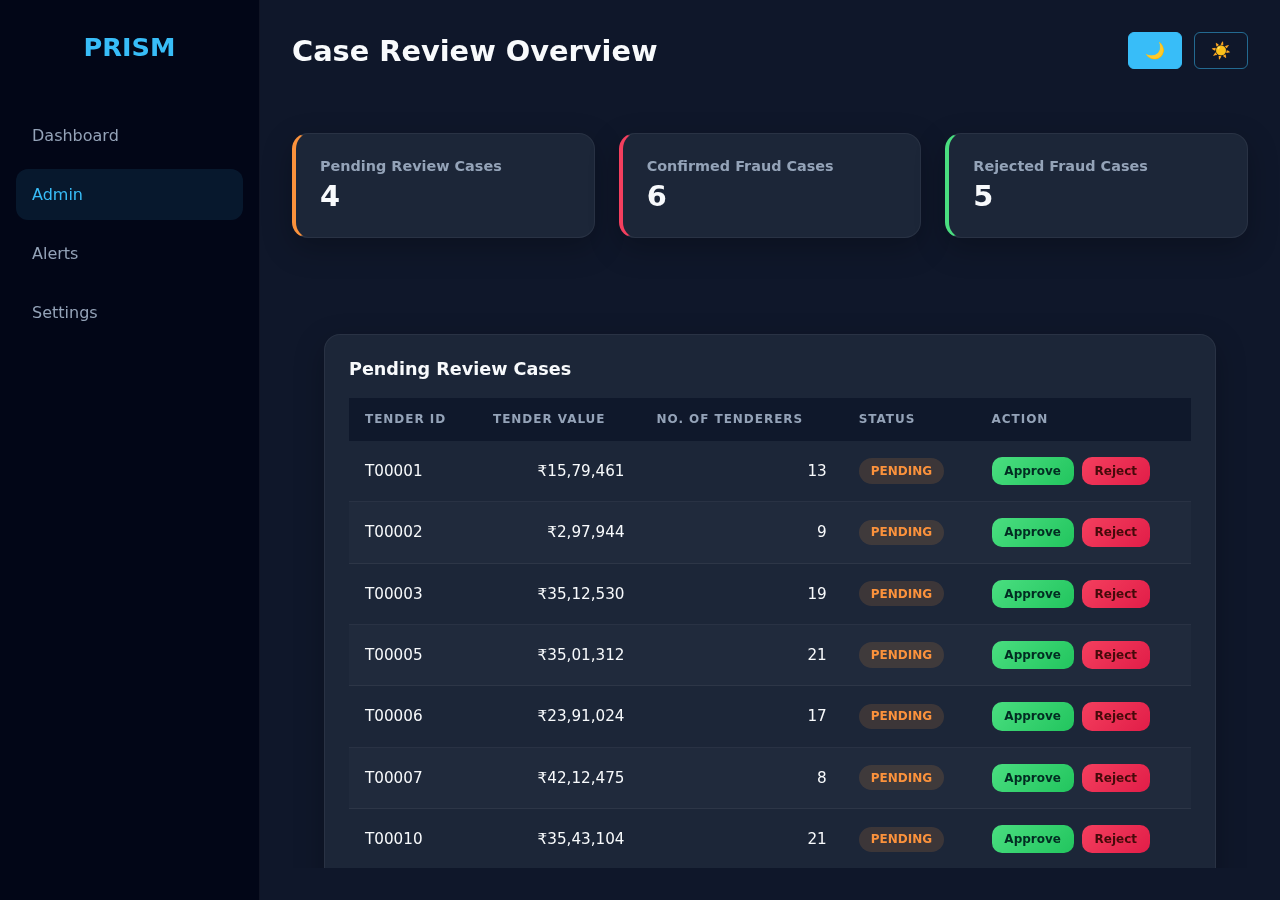
<file: admin.html>
<!DOCTYPE html>
<html lang="en">
<head>
  <meta charset="UTF-8" />
  <title>PRISM – Data Input</title>
  <link rel="stylesheet" href="styles.css" />
</head>
<body>

  <!-- Sidebar -->
  <aside class="sidebar">
    <h2>PRISM</h2>
    <nav>
      <a href="index.html">Dashboard</a>
      <a href="admin.html" class="active">Admin</a>
      <a href="alerts.html">Alerts</a>
      <a href="settings.html">Settings</a>
    </nav>
  </aside>

  <!-- MAIN CONTENT -->
  <div class="layout">

    <!-- Page Header -->
    <header class="topbar">
      <h1>Case Review Overview</h1>
      <div class="theme-controls">
        <button class="theme-toggle-btn active" id="darkModeBtn" onclick="setTheme('dark')">🌙</button>
        <button class="theme-toggle-btn" id="lightModeBtn" onclick="setTheme('light')">☀️</button>
      </div>
    </header>

    <!-- Review Cards (CORRECT LOCATION) -->
    <section class="cards review-cards">
      <div class="card warning">
        <h3>Pending Review Cases</h3>
        <p id="pending-review-count">0</p>
      </div>

      <div class="card alert">
        <h3>Confirmed Fraud Cases</h3>
        <p id="confirmed-fraud-count">0</p>
      </div>

      <div class="card success">
        <h3>Rejected Fraud Cases</h3>
        <p id="rejected-fraud-count">0</p>
      </div>
    </section>

  <div class="layout">

     <!-- ================= PENDING CASES ================= -->
    <section class="panel">
      <h2>Pending Review Cases</h2>

      <table>
        <thead>
          <tr>
            <th>Tender ID</th>
            <th>Tender Value</th>
            <th>No. of Tenderers</th>
            <th>Status</th>
            <th>Action</th>
          </tr>
        </thead>
        <tbody id="pendingCasesTable">
          <!-- JS will populate -->
        </tbody>
      </table>
    </section>

    <!-- ================= CONFIRMED CASES ================= -->
    <section class="panel" style="margin-top: 2rem;">
      <h2>Confirmed Fraud Cases</h2>

      <table>
        <thead>
          <tr>
            <th>Tender ID</th>
            <th>Tender Value</th>
            <th>No. of Tenderers</th>
            <th>Status</th>
          </tr>
        </thead>
        <tbody id="approvedCasesTable">
          <!-- JS will populate -->
        </tbody>
      </table>
    </section>

    <!-- ================= REJECTED CASES ================= -->
    <section class="panel" style="margin-top: 2rem;">
      <h2>Rejected Fraud Cases</h2>

      <table>
        <thead>
          <tr>
            <th>Tender ID</th>
            <th>Tender Value</th>
            <th>No. of Tenderers</th>
            <th>Status</th>
          </tr>
        </thead>
        <tbody id="rejectedCasesTable">
          <!-- JS will populate -->
        </tbody>
      </table>
    </section>

    <!-- Footer -->
    <footer>
      PRISM Case Management • <span id="caseCount">0</span> Total Cases
    </footer>

  </div>

  <script src="ui.js"></script>
  <script src="admin.js"></script>
  <script>
    document.addEventListener("DOMContentLoaded", function() {
      console.log("Admin page init...");
      initializeTheme();
    });
  </script>
</body>
</html>
</file>
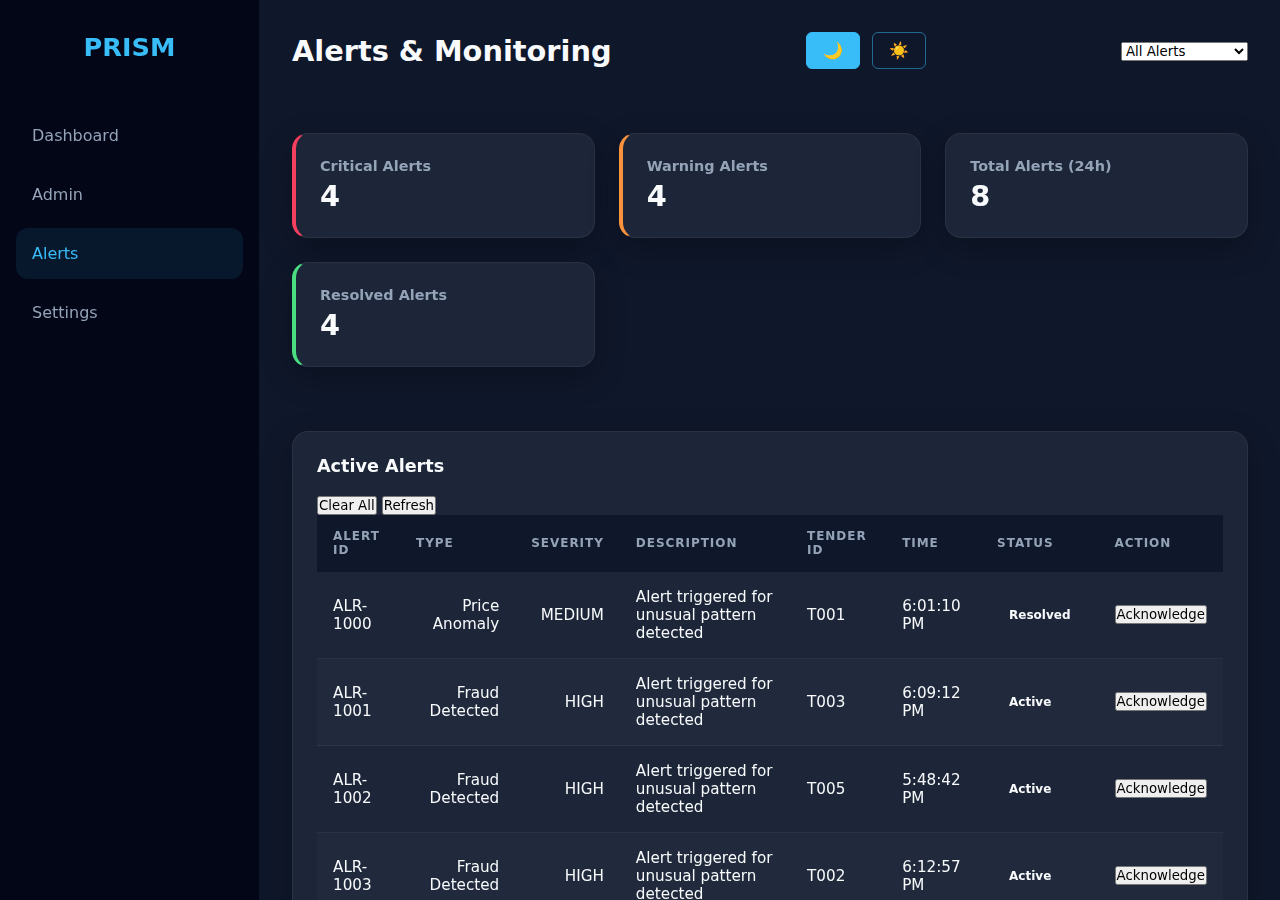
<file: alerts.html>
<!DOCTYPE html>
<html lang="en">
<head>
  <meta charset="UTF-8" />
  <meta name="viewport" content="width=device-width, initial-scale=1.0" />
  <title>PRISM – Alerts & Monitoring</title>
  <link rel="stylesheet" href="styles.css" />
</head>
<body>

  <!-- Sidebar -->
  <aside class="sidebar">
    <h2>PRISM</h2>
    <nav>
      <a href="index.html">Dashboard</a>
      <a href="admin.html">Admin</a>
      <a href="alerts.html" class="active">Alerts</a>
      <a href="settings.html">Settings</a>
    </nav>
  </aside>

  <!-- MAIN CONTENT -->
  <div class="layout">

    <!-- Page Header -->
    <header class="topbar">
      <h1>Alerts & Monitoring</h1>
      <div class="theme-controls">
        <button class="theme-toggle-btn active" id="darkModeBtn" onclick="setTheme('dark')">🌙</button>
        <button class="theme-toggle-btn" id="lightModeBtn" onclick="setTheme('light')">☀️</button>
      </div>
      <div class="header-controls">
        <select id="alertFilter" class="filter-dropdown">
          <option value="all">All Alerts</option>
          <option value="high">High Priority</option>
          <option value="medium">Medium Priority</option>
          <option value="low">Low Priority</option>
        </select>
      </div>
    </header>

    <!-- Alert KPI Cards -->
    <section class="cards">
      <div class="card alert">
        <h3>Critical Alerts</h3>
        <p id="kpi-critical">0</p>
      </div>

      <div class="card warning">
        <h3>Warning Alerts</h3>
        <p id="kpi-warning">0</p>
      </div>

      <div class="card">
        <h3>Total Alerts (24h)</h3>
        <p id="kpi-total">0</p>
      </div>

      <div class="card success">
        <h3>Resolved Alerts</h3>
        <p id="kpi-resolved">0</p>
      </div>
    </section>

    <!-- Active Alerts Panel -->
    <section class="panel">
      <div class="panel-header">
        <h2>Active Alerts</h2>
        <div class="panel-actions">
          <button id="clearAllBtn" class="btn-secondary">Clear All</button>
          <button id="refreshBtn" class="btn-primary">Refresh</button>
        </div>
      </div>

      <table>
        <thead>
          <tr>
            <th>Alert ID</th>
            <th>Type</th>
            <th>Severity</th>
            <th>Description</th>
            <th>Tender ID</th>
            <th>Time</th>
            <th>Status</th>
            <th>Action</th>
          </tr>
        </thead>
        <tbody id="activeAlertsTable">
          <!-- JS will populate -->
        </tbody>
      </table>
    </section>

    <!-- Alert Statistics Panel -->
    <section class="grid">

      <!-- Alert Breakdown -->
      <div class="panel">
        <h2>Alert Breakdown (24h)</h2>
        <div class="stats-container">
          <div class="stat-item">
            <span class="stat-label">Fraud Detected</span>
            <span class="stat-value high" id="stat-fraud">0</span>
          </div>
          <div class="stat-item">
            <span class="stat-label">Abnormal Activity</span>
            <span class="stat-value warning" id="stat-abnormal">0</span>
          </div>
          <div class="stat-item">
            <span class="stat-label">Price Anomalies</span>
            <span class="stat-value warning" id="stat-price">0</span>
          </div>
          <div class="stat-item">
            <span class="stat-label">System Alerts</span>
            <span class="stat-value low" id="stat-system">0</span>
          </div>
        </div>
      </div>

      <!-- Recent Actions Log -->
      <div class="panel">
        <h2>Action Log</h2>
        <ul class="action-log" id="actionLog">
          <li class="log-entry">
            <span class="log-time">14:32</span>
            <span class="log-message">System initialized</span>
          </li>
          <li class="log-entry">
            <span class="log-time">14:31</span>
            <span class="log-message">Alerts module loaded</span>
          </li>
        </ul>
      </div>

    </section>

    <!-- Alert Rules & Configuration -->
    <section class="panel" style="margin-top: 2rem;">
      <h2>Alert Configuration</h2>
      
      <div class="config-grid">
        
        <div class="config-item">
          <label>
            <input type="checkbox" id="fraudDetection" checked />
            <span>Fraud Detection Alerts</span>
          </label>
          <small>Notify on detected fraud patterns</small>
        </div>

        <div class="config-item">
          <label>
            <input type="checkbox" id="abnormalActivity" checked />
            <span>Abnormal Activity Alerts</span>
          </label>
          <small>Alert on unusual transfer patterns</small>
        </div>

        <div class="config-item">
          <label>
            <input type="checkbox" id="priceAnomalies" checked />
            <span>Price Anomaly Alerts</span>
          </label>
          <small>Notify on irregular pricing</small>
        </div>

        <div class="config-item">
          <label>
            <input type="checkbox" id="systemAlerts" checked />
            <span>System Alerts</span>
          </label>
          <small>General system notifications</small>
        </div>

      </div>

      <button id="saveConfigBtn" class="btn-primary" style="margin-top: 1rem;">Save Configuration</button>
    </section>

    <!-- Footer -->
    <footer>
      PRISM Alert Management System • Last Updated: <span id="lastUpdate">--:--</span>
    </footer>

  </div>

  <script src="ui.js"></script>
  <script>
    // Initialize theme first
    document.addEventListener("DOMContentLoaded", function() {
      initializeTheme();
      console.log("Alerts page loading...");
      generateMockAlerts();
      updateAlertKPIs();
      renderAlerts("all");
      addToActionLog("Alerts dashboard initialized");
    });
    
    // Alert Management Functions
    const alertsData = [];
    const alertTypes = {
      fraud: { label: "Fraud Detected", severity: "high", color: "#f43f5e" },
      abnormal: { label: "Abnormal Activity", severity: "medium", color: "#fb923c" },
      price: { label: "Price Anomaly", severity: "medium", color: "#fb923c" },
      system: { label: "System Alert", severity: "low", color: "#94a3b8" }
    };

    function generateMockAlerts() {
      const tenders = ["T001", "T002", "T003", "T004", "T005"];
      const types = Object.keys(alertTypes);
      
      for (let i = 0; i < 8; i++) {
        alertsData.push({
          id: `ALR-${1000 + i}`,
          type: types[Math.floor(Math.random() * types.length)],
          tenderId: tenders[Math.floor(Math.random() * tenders.length)],
          description: `Alert triggered for unusual pattern detected`,
          time: new Date(Date.now() - Math.random() * 3600000).toLocaleTimeString(),
          status: Math.random() > 0.6 ? "Resolved" : "Active"
        });
      }
    }

    function updateAlertKPIs() {
      const critical = alertsData.filter(a => alertTypes[a.type]?.severity === "high").length;
      const warning = alertsData.filter(a => alertTypes[a.type]?.severity === "medium").length;
      const resolved = alertsData.filter(a => a.status === "Resolved").length;
      
      document.getElementById("kpi-critical").textContent = critical;
      document.getElementById("kpi-warning").textContent = warning;
      document.getElementById("kpi-total").textContent = alertsData.length;
      document.getElementById("kpi-resolved").textContent = resolved;
    }

    function renderAlerts(filter = "all") {
      const tbody = document.getElementById("activeAlertsTable");
      tbody.innerHTML = "";
      
      let filtered = alertsData;
      if (filter !== "all") {
        filtered = alertsData.filter(a => alertTypes[a.type]?.severity === filter);
      }

      filtered.forEach(alert => {
        const typeInfo = alertTypes[alert.type];
        const row = document.createElement("tr");
        row.className = `alert-row alert-${typeInfo.severity}`;
        row.innerHTML = `
          <td>${alert.id}</td>
          <td>${typeInfo.label}</td>
          <td><span class="severity-badge ${typeInfo.severity}">${typeInfo.severity.toUpperCase()}</span></td>
          <td>${alert.description}</td>
          <td>${alert.tenderId}</td>
          <td>${alert.time}</td>
          <td><span class="status-badge ${alert.status.toLowerCase()}">${alert.status}</span></td>
          <td>
            <button class="btn-small btn-secondary" onclick="acknowledgeAlert('${alert.id}')">Acknowledge</button>
          </td>
        `;
        tbody.appendChild(row);
      });

      updateAlertStats();
    }

    function updateAlertStats() {
      document.getElementById("stat-fraud").textContent = alertsData.filter(a => a.type === "fraud").length;
      document.getElementById("stat-abnormal").textContent = alertsData.filter(a => a.type === "abnormal").length;
      document.getElementById("stat-price").textContent = alertsData.filter(a => a.type === "price").length;
      document.getElementById("stat-system").textContent = alertsData.filter(a => a.type === "system").length;
      
      document.getElementById("lastUpdate").textContent = new Date().toLocaleTimeString();
    }

    function acknowledgeAlert(alertId) {
      const alert = alertsData.find(a => a.id === alertId);
      if (alert) {
        alert.status = "Resolved";
        addToActionLog(`Alert ${alertId} acknowledged`);
        renderAlerts(document.getElementById("alertFilter").value);
      }
    }

    function addToActionLog(message) {
      const actionLog = document.getElementById("actionLog");
      const time = new Date().toLocaleTimeString();
      const li = document.createElement("li");
      li.className = "log-entry";
      li.innerHTML = `<span class="log-time">${time}</span><span class="log-message">${message}</span>`;
      actionLog.insertBefore(li, actionLog.firstChild);
      
      // Keep only last 10 entries
      while (actionLog.children.length > 10) {
        actionLog.removeChild(actionLog.lastChild);
      }
    }

    function clearAllAlerts() {
      if (confirm("Clear all alerts?")) {
        alertsData.forEach(a => a.status = "Resolved");
        addToActionLog("All alerts cleared");
        renderAlerts("all");
      }
    }

    // Event Listeners
    document.getElementById("alertFilter").addEventListener("change", function() {
      renderAlerts(this.value);
    });

    document.getElementById("clearAllBtn").addEventListener("click", clearAllAlerts);

    document.getElementById("refreshBtn").addEventListener("click", function() {
      addToActionLog("Alerts refreshed");
      renderAlerts(document.getElementById("alertFilter").value);
    });

    document.getElementById("saveConfigBtn").addEventListener("click", function() {
      const config = {
        fraudDetection: document.getElementById("fraudDetection").checked,
        abnormalActivity: document.getElementById("abnormalActivity").checked,
        priceAnomalies: document.getElementById("priceAnomalies").checked,
        systemAlerts: document.getElementById("systemAlerts").checked
      };
      localStorage.setItem("alertConfig", JSON.stringify(config));
      addToActionLog("Configuration saved");
      alert("Alert configuration saved successfully!");
    });
  </script>

</body>
</html>
</file>
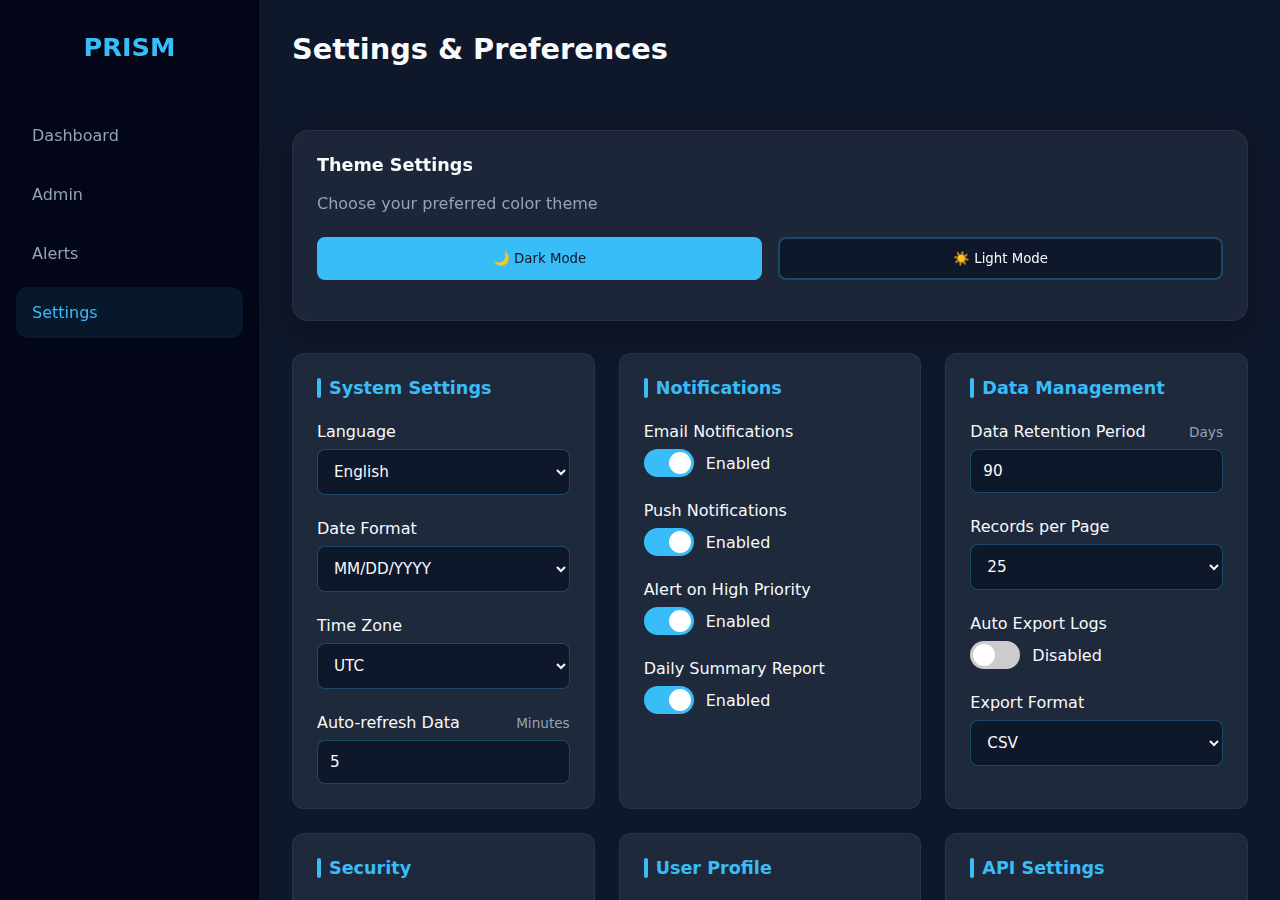
<file: settings.html>
<!DOCTYPE html>
<html lang="en">
<head>
  <meta charset="UTF-8" />
  <meta name="viewport" content="width=device-width, initial-scale=1.0" />
  <title>PRISM – Settings</title>
  <link rel="stylesheet" href="styles.css" />
  <style>
    /* Light Mode Theme */
    body.light-mode {
      --bg-dark: #f8fafc;
      --bg-card: #e2e8f0;
      --bg-soft: #f1f5f9;
      --text-primary: #0f172a;
      --text-secondary: #475569;
      --glass-border: 1px solid rgba(0, 0, 0, 0.06);
    }

    body.light-mode .sidebar {
      background: linear-gradient(180deg, #f1f5f9, #e2e8f0);
      border-right: 1px solid rgba(0, 0, 0, 0.1);
    }

    body.light-mode .sidebar nav a {
      color: #475569;
    }

    body.light-mode .sidebar nav a:hover,
    body.light-mode .sidebar nav a.active {
      background: rgba(56, 189, 248, 0.15);
      color: #0284c7;
    }

    body.light-mode table {
      background: #ffffff;
      border: 1px solid #cbd5e1;
    }

    body.light-mode table thead {
      background: #f1f5f9;
      color: #0f172a;
    }

    body.light-mode table tbody tr:hover {
      background: #f8fafc;
    }

    body.light-mode .panel {
      background: #ffffff;
      border: 1px solid #cbd5e1;
    }

    body.light-mode .card {
      background: #ffffff;
      border: 1px solid #cbd5e1;
    }

    body.light-mode input[type="text"],
    body.light-mode input[type="email"],
    body.light-mode input[type="number"],
    body.light-mode select,
    body.light-mode textarea {
      background: #f8fafc;
      border: 1px solid #cbd5e1;
      color: #0f172a;
    }

    body.light-mode input[type="text"]:focus,
    body.light-mode input[type="email"]:focus,
    body.light-mode input[type="number"]:focus,
    body.light-mode select:focus,
    body.light-mode textarea:focus {
      border-color: #38bdf8;
      box-shadow: 0 0 0 2px rgba(56, 189, 248, 0.1);
    }

    /* Settings Styles */
    .settings-grid {
      display: grid;
      grid-template-columns: repeat(auto-fit, minmax(300px, 1fr));
      gap: 1.5rem;
    }

    .settings-panel {
      background: var(--bg-card);
      border: var(--glass-border);
      border-radius: 12px;
      padding: 1.5rem;
      transition: all 0.3s ease;
    }

    .settings-panel h3 {
      color: var(--accent-blue);
      font-size: 1.1rem;
      margin-bottom: 1.5rem;
      display: flex;
      align-items: center;
      gap: 0.5rem;
    }

    .settings-panel h3::before {
      content: '';
      display: inline-block;
      width: 4px;
      height: 20px;
      background: var(--accent-blue);
      border-radius: 2px;
    }

    .setting-item {
      margin-bottom: 1.5rem;
    }

    .setting-item:last-child {
      margin-bottom: 0;
    }

    .setting-label {
      display: flex;
      justify-content: space-between;
      align-items: center;
      margin-bottom: 0.5rem;
    }

    .setting-label label {
      font-weight: 500;
      color: var(--text-primary);
    }

    .setting-label small {
      color: var(--text-secondary);
      font-size: 0.85rem;
    }

    input[type="text"],
    input[type="email"],
    input[type="number"],
    select,
    textarea {
      width: 100%;
      padding: 0.75rem;
      background: var(--bg-dark);
      border: 1px solid rgba(56, 189, 248, 0.3);
      border-radius: 8px;
      color: var(--text-primary);
      font-family: inherit;
      font-size: 0.95rem;
      transition: all 0.3s ease;
    }

    input[type="text"]:focus,
    input[type="email"]:focus,
    input[type="number"]:focus,
    select:focus,
    textarea:focus {
      border-color: var(--accent-blue);
      outline: none;
      box-shadow: 0 0 0 2px rgba(56, 189, 248, 0.1);
    }

    .toggle-switch {
      display: flex;
      align-items: center;
      gap: 0.75rem;
    }

    .switch {
      position: relative;
      display: inline-block;
      width: 50px;
      height: 28px;
    }

    .switch input {
      opacity: 0;
      width: 0;
      height: 0;
    }

    .slider {
      position: absolute;
      cursor: pointer;
      top: 0;
      left: 0;
      right: 0;
      bottom: 0;
      background-color: #ccc;
      transition: 0.3s;
      border-radius: 28px;
    }

    .slider:before {
      position: absolute;
      content: '';
      height: 22px;
      width: 22px;
      left: 3px;
      bottom: 3px;
      background-color: white;
      transition: 0.3s;
      border-radius: 50%;
    }

    input:checked + .slider {
      background-color: var(--accent-blue);
    }

    input:checked + .slider:before {
      transform: translateX(22px);
    }

    .theme-toggle {
      display: flex;
      gap: 1rem;
      margin-bottom: 1rem;
    }

    .theme-btn {
      flex: 1;
      padding: 0.75rem;
      border: 2px solid rgba(56, 189, 248, 0.3);
      background: var(--bg-dark);
      color: var(--text-primary);
      border-radius: 8px;
      cursor: pointer;
      font-weight: 500;
      transition: all 0.3s ease;
    }

    .theme-btn:hover {
      border-color: var(--accent-blue);
      background: rgba(56, 189, 248, 0.1);
    }

    .theme-btn.active {
      border-color: var(--accent-blue);
      background: var(--accent-blue);
      color: var(--bg-dark);
    }

    .btn-primary,
    .btn-secondary {
      padding: 0.75rem 1.5rem;
      border: none;
      border-radius: 8px;
      font-weight: 500;
      cursor: pointer;
      transition: all 0.3s ease;
      font-size: 0.95rem;
    }

    .btn-primary {
      background: var(--accent-blue);
      color: #000;
    }

    .btn-primary:hover {
      background: #06b6d4;
      transform: translateY(-2px);
      box-shadow: 0 4px 12px rgba(56, 189, 248, 0.3);
    }

    .btn-secondary {
      background: transparent;
      border: 1px solid var(--text-secondary);
      color: var(--text-secondary);
    }

    .btn-secondary:hover {
      border-color: var(--accent-blue);
      color: var(--accent-blue);
    }

    .button-group {
      display: flex;
      gap: 1rem;
      margin-top: 2rem;
    }

    .success-message {
      background: rgba(74, 222, 128, 0.1);
      border: 1px solid var(--accent-green);
      color: var(--accent-green);
      padding: 1rem;
      border-radius: 8px;
      margin-bottom: 1rem;
      display: none;
    }

    .info-box {
      background: rgba(56, 189, 248, 0.1);
      border-left: 3px solid var(--accent-blue);
      padding: 1rem;
      border-radius: 4px;
      margin-top: 1rem;
      font-size: 0.9rem;
      color: var(--text-secondary);
    }
  </style>
</head>
<body>

  <!-- Sidebar -->
  <aside class="sidebar">
    <h2>PRISM</h2>
    <nav>
      <a href="index.html">Dashboard</a>
      <a href="admin.html">Admin</a>
      <a href="alerts.html">Alerts</a>
      <a href="settings.html" class="active">Settings</a>
    </nav>
  </aside>

  <!-- MAIN CONTENT -->
  <div class="layout">

    <!-- Page Header -->
    <header class="topbar">
      <h1>Settings & Preferences</h1>
    </header>

    <!-- Success Message -->
    <div class="success-message" id="successMessage">
      ✓ Settings saved successfully!
    </div>

    <!-- Theme Settings (Full Width) -->
    <section class="panel">
      <h2>Theme Settings</h2>
      <p style="margin-bottom: 1.5rem; color: var(--text-secondary);">Choose your preferred color theme</p>
      <div class="theme-toggle">
        <button class="theme-btn active" id="darkModeBtn" onclick="setTheme('dark')">
          🌙 Dark Mode
        </button>
        <button class="theme-btn" id="lightModeBtn" onclick="setTheme('light')">
          ☀️ Light Mode
        </button>
      </div>
    </section>

    <!-- Settings Grid -->
    <div class="settings-grid">

      <!-- System Settings -->
      <section class="settings-panel">
        <h3>System Settings</h3>

        <div class="setting-item">
          <div class="setting-label">
            <label>Language</label>
          </div>
          <select id="language">
            <option value="en">English</option>
            <option value="es">Spanish</option>
            <option value="fr">French</option>
            <option value="de">German</option>
            <option value="pt">Portuguese</option>
          </select>
        </div>

        <div class="setting-item">
          <div class="setting-label">
            <label>Date Format</label>
          </div>
          <select id="dateFormat">
            <option value="MM/DD/YYYY">MM/DD/YYYY</option>
            <option value="DD/MM/YYYY">DD/MM/YYYY</option>
            <option value="YYYY-MM-DD">YYYY-MM-DD</option>
          </select>
        </div>

        <div class="setting-item">
          <div class="setting-label">
            <label>Time Zone</label>
          </div>
          <select id="timezone">
            <option value="UTC">UTC</option>
            <option value="EST">EST</option>
            <option value="CST">CST</option>
            <option value="MST">MST</option>
            <option value="PST">PST</option>
            <option value="IST">IST</option>
          </select>
        </div>

        <div class="setting-item">
          <div class="setting-label">
            <label>Auto-refresh Data</label>
            <small>Minutes</small>
          </div>
          <input type="number" id="autoRefresh" min="1" max="60" value="5" />
        </div>
      </section>

      <!-- Notification Settings -->
      <section class="settings-panel">
        <h3>Notifications</h3>

        <div class="setting-item">
          <div class="setting-label">
            <label>Email Notifications</label>
          </div>
          <div class="toggle-switch">
            <label class="switch">
              <input type="checkbox" id="emailNotif" checked />
              <span class="slider"></span>
            </label>
            <span id="emailNotifLabel">Enabled</span>
          </div>
        </div>

        <div class="setting-item">
          <div class="setting-label">
            <label>Push Notifications</label>
          </div>
          <div class="toggle-switch">
            <label class="switch">
              <input type="checkbox" id="pushNotif" checked />
              <span class="slider"></span>
            </label>
            <span id="pushNotifLabel">Enabled</span>
          </div>
        </div>

        <div class="setting-item">
          <div class="setting-label">
            <label>Alert on High Priority</label>
          </div>
          <div class="toggle-switch">
            <label class="switch">
              <input type="checkbox" id="highPriorityAlert" checked />
              <span class="slider"></span>
            </label>
            <span id="highPriorityLabel">Enabled</span>
          </div>
        </div>

        <div class="setting-item">
          <div class="setting-label">
            <label>Daily Summary Report</label>
          </div>
          <div class="toggle-switch">
            <label class="switch">
              <input type="checkbox" id="dailySummary" checked />
              <span class="slider"></span>
            </label>
            <span id="dailySummaryLabel">Enabled</span>
          </div>
        </div>
      </section>

      <!-- Data Settings -->
      <section class="settings-panel">
        <h3>Data Management</h3>

        <div class="setting-item">
          <div class="setting-label">
            <label>Data Retention Period</label>
            <small>Days</small>
          </div>
          <input type="number" id="retentionDays" min="7" max="365" value="90" />
        </div>

        <div class="setting-item">
          <div class="setting-label">
            <label>Records per Page</label>
          </div>
          <select id="recordsPerPage">
            <option value="10">10</option>
            <option value="25" selected>25</option>
            <option value="50">50</option>
            <option value="100">100</option>
          </select>
        </div>

        <div class="setting-item">
          <div class="setting-label">
            <label>Auto Export Logs</label>
          </div>
          <div class="toggle-switch">
            <label class="switch">
              <input type="checkbox" id="autoExport" />
              <span class="slider"></span>
            </label>
            <span id="autoExportLabel">Disabled</span>
          </div>
        </div>

        <div class="setting-item">
          <div class="setting-label">
            <label>Export Format</label>
          </div>
          <select id="exportFormat">
            <option value="csv">CSV</option>
            <option value="json">JSON</option>
            <option value="excel">Excel</option>
          </select>
        </div>
      </section>

      <!-- Security Settings -->
      <section class="settings-panel">
        <h3>Security</h3>

        <div class="setting-item">
          <div class="setting-label">
            <label>Session Timeout</label>
            <small>Minutes</small>
          </div>
          <input type="number" id="sessionTimeout" min="5" max="480" value="30" />
        </div>

        <div class="setting-item">
          <div class="setting-label">
            <label>Two-Factor Authentication</label>
          </div>
          <div class="toggle-switch">
            <label class="switch">
              <input type="checkbox" id="twoFactorAuth" />
              <span class="slider"></span>
            </label>
            <span id="twoFactorLabel">Disabled</span>
          </div>
        </div>

        <div class="setting-item">
          <div class="setting-label">
            <label>Login Notifications</label>
          </div>
          <div class="toggle-switch">
            <label class="switch">
              <input type="checkbox" id="loginNotif" checked />
              <span class="slider"></span>
            </label>
            <span id="loginNotifLabel">Enabled</span>
          </div>
        </div>

        <div class="setting-item">
          <div class="setting-label">
            <label>IP Whitelist</label>
          </div>
          <input type="text" id="ipWhitelist" placeholder="Enter IP addresses (comma separated)" />
        </div>
      </section>

      <!-- User Profile -->
      <section class="settings-panel">
        <h3>User Profile</h3>

        <div class="setting-item">
          <div class="setting-label">
            <label>Full Name</label>
          </div>
          <input type="text" id="fullName" placeholder="Your full name" />
        </div>

        <div class="setting-item">
          <div class="setting-label">
            <label>Email</label>
          </div>
          <input type="email" id="email" placeholder="your.email@example.com" />
        </div>

        <div class="setting-item">
          <div class="setting-label">
            <label>Department</label>
          </div>
          <input type="text" id="department" placeholder="Your department" />
        </div>

        <div class="setting-item">
          <div class="setting-label">
            <label>Role</label>
          </div>
          <select id="role">
            <option value="admin">Administrator</option>
            <option value="analyst">Analyst</option>
            <option value="reviewer">Reviewer</option>
            <option value="viewer">Viewer</option>
          </select>
        </div>
      </section>

      <!-- API Settings -->
      <section class="settings-panel">
        <h3>API Settings</h3>

        <div class="setting-item">
          <div class="setting-label">
            <label>API Endpoint</label>
          </div>
          <input type="text" id="apiEndpoint" placeholder="https://api.example.com" value="http://localhost:5000" />
        </div>

        <div class="setting-item">
          <div class="setting-label">
            <label>Request Timeout</label>
            <small>Seconds</small>
          </div>
          <input type="number" id="requestTimeout" min="5" max="60" value="30" />
        </div>

        <div class="setting-item">
          <div class="setting-label">
            <label>Retry Failed Requests</label>
          </div>
          <div class="toggle-switch">
            <label class="switch">
              <input type="checkbox" id="retryRequests" checked />
              <span class="slider"></span>
            </label>
            <span id="retryLabel">Enabled</span>
          </div>
        </div>

        <div class="setting-item">
          <div class="setting-label">
            <label>Max Retries</label>
          </div>
          <input type="number" id="maxRetries" min="1" max="10" value="3" />
        </div>
      </section>

    </div>

    <!-- Action Buttons -->
    <div class="button-group">
      <button class="btn-primary" id="saveBtn">💾 Save Settings</button>
      <button class="btn-secondary" id="resetBtn">↻ Reset to Default</button>
      <button class="btn-secondary" id="exportBtn">📥 Export Settings</button>
    </div>

    <!-- Info Box -->
    <div class="info-box">
      💡 <strong>Tip:</strong> Your settings are automatically saved to your browser's local storage. They will persist across sessions.
    </div>

    <!-- Footer -->
    <footer>
      PRISM Settings & Preferences • Last Modified: <span id="lastModified">--:--</span>
    </footer>

  </div>

  <script src="ui.js"></script>
  <script>
    // Initialize Theme
    function initializeSettingsTheme() {
      const savedTheme = localStorage.getItem('theme') || 'dark';
      setTheme(savedTheme);
    }
    
    // Toggle Switch Labels
    document.addEventListener('change', function(e) {
      if (e.target.type === 'checkbox') {
        const labels = {
          'emailNotif': 'emailNotifLabel',
          'pushNotif': 'pushNotifLabel',
          'highPriorityAlert': 'highPriorityLabel',
          'dailySummary': 'dailySummaryLabel',
          'autoExport': 'autoExportLabel',
          'twoFactorAuth': 'twoFactorLabel',
          'loginNotif': 'loginNotifLabel',
          'retryRequests': 'retryLabel'
        };
        
        if (labels[e.target.id]) {
          const labelEl = document.getElementById(labels[e.target.id]);
          labelEl.textContent = e.target.checked ? 'Enabled' : 'Disabled';
        }
      }
    });

    // Load Settings from localStorage
    function loadSettings() {
      const settings = JSON.parse(localStorage.getItem('prismSettings')) || {};
      
      Object.keys(settings).forEach(key => {
        const element = document.getElementById(key);
        if (element) {
          if (element.type === 'checkbox') {
            element.checked = settings[key];
          } else {
            element.value = settings[key];
          }
        }
      });
    }

    // Save Settings
    document.getElementById('saveBtn').addEventListener('click', function() {
      const settings = {};
      
      // Collect all input values
      document.querySelectorAll('input, select').forEach(el => {
        if (el.id) {
          if (el.type === 'checkbox') {
            settings[el.id] = el.checked;
          } else {
            settings[el.id] = el.value;
          }
        }
      });
      
      localStorage.setItem('prismSettings', JSON.stringify(settings));
      
      // Show success message
      const successMsg = document.getElementById('successMessage');
      successMsg.style.display = 'block';
      document.getElementById('lastModified').textContent = new Date().toLocaleTimeString();
      
      setTimeout(() => {
        successMsg.style.display = 'none';
      }, 3000);
    });

    // Reset to Default
    document.getElementById('resetBtn').addEventListener('click', function() {
      if (confirm('Are you sure you want to reset all settings to default?')) {
        localStorage.removeItem('prismSettings');
        location.reload();
      }
    });

    // Export Settings
    document.getElementById('exportBtn').addEventListener('click', function() {
      const settings = localStorage.getItem('prismSettings');
      const dataStr = "data:text/json;charset=utf-8," + encodeURIComponent(settings);
      const downloadAnchor = document.createElement('a');
      downloadAnchor.setAttribute("href", dataStr);
      downloadAnchor.setAttribute("download", `prism_settings_${Date.now()}.json`);
      document.body.appendChild(downloadAnchor);
      downloadAnchor.click();
      downloadAnchor.remove();
    });

    // Initialize
    document.addEventListener('DOMContentLoaded', function() {
      console.log("Settings page loading...");
      initializeSettingsTheme();
      loadSettings();
      document.getElementById('lastModified').textContent = new Date().toLocaleTimeString();
    });
  </script>

</body>
</html>
</file>
<file: styles.css>
:root {
  --bg-dark: #0f172a;
  --bg-card: #1e293b;
  --bg-soft: #020617;

  --text-primary: #f8fafc;
  --text-secondary: #94a3b8;

  --accent-blue: #38bdf8;
  --accent-green: #4ade80;
  --accent-red: #f43f5e;
  --accent-orange: #fb923c;

  --glass-border: 1px solid rgba(255, 255, 255, 0.06);
}

/* Light Mode Theme */
body.light-mode {
  --bg-dark: #f8fafc;
  --bg-card: #e2e8f0;
  --bg-soft: #f1f5f9;
  --text-primary: #0f172a;
  --text-secondary: #475569;
  --glass-border: 1px solid rgba(0, 0, 0, 0.06);
}

body.light-mode .sidebar {
  background: linear-gradient(180deg, #f1f5f9, #e2e8f0);
  border-right: 1px solid rgba(0, 0, 0, 0.1);
}

body.light-mode .sidebar nav a {
  color: #475569;
}

body.light-mode .sidebar nav a:hover,
body.light-mode .sidebar nav a.active {
  background: rgba(56, 189, 248, 0.15);
  color: #0284c7;
}

body.light-mode table {
  background: #ffffff;
  border: 1px solid #cbd5e1;
}

body.light-mode table thead {
  background: #f1f5f9;
  color: #0f172a;
}

body.light-mode table tbody tr:hover {
  background: #f8fafc;
}

body.light-mode .panel {
  background: #ffffff;
  border: 1px solid #cbd5e1;
}

body.light-mode .card {
  background: #ffffff;
  border: 1px solid #cbd5e1;
}

body.light-mode input[type="text"],
body.light-mode input[type="email"],
body.light-mode input[type="number"],
body.light-mode select,
body.light-mode textarea {
  background: #f8fafc;
  border: 1px solid #cbd5e1;
  color: #0f172a;
}

body.light-mode input[type="text"]:focus,
body.light-mode input[type="email"]:focus,
body.light-mode input[type="number"]:focus,
body.light-mode select:focus,
body.light-mode textarea:focus {
  border-color: #38bdf8;
  box-shadow: 0 0 0 2px rgba(56, 189, 248, 0.1);
}

body.light-mode .theme-toggle-btn {
  background: #ffffff;
  border: 1px solid #cbd5e1;
  color: #0f172a;
}



/* ================= RESET ================= */
* {
  margin: 0;
  padding: 0;
  box-sizing: border-box;
  font-family: 'Outfit', system-ui, sans-serif;
}

html, body {
  height: 100%;
}

body {
  display: flex;
  min-height: 100vh;
  background: var(--bg-dark);
  color: var(--text-primary);
  overflow: hidden;
}



.theme-btn:hover {
  background: rgba(56, 189, 248, 0.25);
}


/* ================= SIDEBAR ================= */
.sidebar {
  width: 260px;
  background: linear-gradient(180deg, #020617, #020617);
  border-right: var(--glass-border);
  padding: 2rem 1rem;
  display: flex;
  flex-direction: column;
}

.sidebar h2 {
  color: var(--accent-blue);
  font-size: 1.6rem;
  font-weight: 700;
  text-align: center;
  margin-bottom: 3rem;
}

.sidebar nav a {
  display: flex;
  align-items: center;
  padding: 1rem;
  margin-bottom: 0.5rem;
  border-radius: 12px;
  text-decoration: none;
  color: var(--text-secondary);
  transition: all 0.3s ease;
}

.sidebar nav a:hover,
.sidebar nav a.active {
  background: rgba(56, 189, 248, 0.1);
  color: var(--accent-blue);
}

/* ================= LAYOUT ================= */
.layout {
  flex: 1;
  display: flex;
  flex-direction: column;
  padding: 2rem;
  gap: 2rem;
  overflow-y: auto;
  background: var(--bg-dark);
}

/* ================= TOPBAR ================= */
.topbar {
  display: flex;
  justify-content: space-between;
  align-items: center;
  margin-bottom: 2rem;
}

.topbar h1 {
  font-size: 1.8rem;
  font-weight: 700;
}

.topbar .theme-controls {
  display: flex;
  gap: 0.75rem;
}

.theme-toggle-btn {
  padding: 0.5rem 1rem;
  background: transparent;
  border: 1px solid rgba(56, 189, 248, 0.5);
  color: var(--text-primary);
  border-radius: 6px;
  cursor: pointer;
  font-size: 1rem;
  transition: all 0.3s ease;
}

.theme-toggle-btn:hover {
  background: rgba(56, 189, 248, 0.1);
  border-color: var(--accent-blue);
}

.theme-toggle-btn.active {
  background: var(--accent-blue);
  color: #000;
  border-color: var(--accent-blue);
}

/* ================= CARDS ================= */
.cards {
  display: grid;
  grid-template-columns: repeat(auto-fit, minmax(240px, 1fr));
  gap: 1.5rem;
  margin-bottom: 2rem;
}

.card {
  background: rgba(30, 41, 59, 0.85); /* glass */
  backdrop-filter: blur(8px);
  -webkit-backdrop-filter: blur(8px);
  border-radius: 16px;
  border: 1px solid rgba(255, 255, 255, 0.06);
  padding: 1.5rem;
  box-shadow: 0 10px 30px rgba(0, 0, 0, 0.25);
  transition: transform 0.25s ease, box-shadow 0.25s ease;
}
.card:hover {
  transform: translateY(-4px);
  box-shadow: 0 20px 40px rgba(0, 0, 0, 0.35);
}

.card h3 {
  font-size: 0.9rem;
  color: var(--text-secondary);
  margin-bottom: 0.3rem;
}

.card p {
  font-size: 1.8rem;
  font-weight: 700;
}

/* Card accents */
.alert { border-left: 4px solid var(--accent-red); }
.warning { border-left: 4px solid var(--accent-orange); }
.success { border-left: 4px solid var(--accent-green); }

/* ================= PANELS ================= */
.panel {
  background: rgba(30, 41, 59, 0.85); /* glass */
  backdrop-filter: blur(8px);
  -webkit-backdrop-filter: blur(8px);
  border-radius: 16px;
  border: 1px solid rgba(255, 255, 255, 0.06);
  padding: 1.5rem;
  box-shadow: 0 10px 30px rgba(0, 0, 0, 0.25);
  transition: transform 0.25s ease, box-shadow 0.25s ease;
}
.panel:hover {
  transform: translateY(-4px);
  box-shadow: 0 20px 40px rgba(0, 0, 0, 0.35);
}

.panel h2 {
  font-size: 1.1rem;
  margin-bottom: 1.2rem;
}

/* ================= GRAPH ================= */
.graph-panel {
  margin-bottom: 2rem;
}

.graph-container {
  height: 400px;
  position: relative;
  padding: 1rem;
}

.graph-placeholder {
  height: 300px;
  border-radius: 14px;
  background: repeating-linear-gradient(
    45deg,
    rgba(255,255,255,0.04),
    rgba(255,255,255,0.04) 12px,
    transparent 12px,
    transparent 24px
  );
  display: flex;
  align-items: center;
  justify-content: center;
  color: var(--text-secondary);
}

/* ================= GRID ================= */
.grid {
  display: grid;
  grid-template-columns: 2fr 1fr;
  gap: 1.5rem;
}

/* ================= TABLE ================= */
table {
  width: 100%;
  border-collapse: separate;
  border-spacing: 0;
}

/* Header */
th {
  text-align: left;
  padding: 0.9rem 1rem;
  font-size: 0.75rem;
  text-transform: uppercase;
  letter-spacing: 0.08em;
  color: var(--text-secondary);
  background: rgba(15, 23, 42, 0.95);
  backdrop-filter: blur(6px);
  position: sticky;
  top: 0;
  z-index: 2;
}

/* Cells */
td {
  padding: 1rem;
  font-size: 0.95rem;
  border-bottom: var(--glass-border);
}

/* Zebra rows */
tbody tr:nth-child(even) {
  background: rgba(255, 255, 255, 0.02);
}

/* Hover interaction */
tbody tr {
  transition: background 0.25s ease, transform 0.2s ease;
}

tbody tr:hover {
  background: rgba(56, 189, 248, 0.08);
  transform: scale(1.004);
}

/* Align numeric columns (adjust index if needed) */
td:nth-child(2),
td:nth-child(3) {
  text-align: right;
}

/* ================= ACTION BUTTONS ================= */

.action-btns {
  display: flex;
  gap: 0.5rem;
}

.action-btns button {
  padding: 0.45rem 0.8rem;
  border: none;
  border-radius: 10px;
  cursor: pointer;
  font-size: 0.75rem;
  font-weight: 700;
  transition: transform 0.2s ease, box-shadow 0.2s ease;
}

/* Confirm */
.btn-confirm {
  background: linear-gradient(135deg, var(--accent-green), #22c55e);
  color: #022c22;
}

.btn-confirm:hover {
  transform: translateY(-1px);
  box-shadow: 0 6px 16px rgba(74, 222, 128, 0.4);
}

/* Reject */
.btn-reject {
  background: linear-gradient(135deg, var(--accent-red), #e11d48);
  color: #450a0a;
}

.btn-reject:hover {
  transform: translateY(-1px);
  box-shadow: 0 6px 16px rgba(244, 63, 94, 0.4);
}

.status-badge {
  padding: 0.35rem 0.75rem;
  border-radius: 999px;
  font-size: 0.75rem;
  font-weight: 600;
  display: inline-block;
}

.status-badge.pending {
  background: rgba(251, 146, 60, 0.15);
  color: var(--accent-orange);
}

.status-badge.confirmed {
  background: rgba(74, 222, 128, 0.15);
  color: var(--accent-green);
}

.status-badge.rejected {
  background: rgba(244, 63, 94, 0.15);
  color: var(--accent-red);
}


/* ================= ALERT LIST ================= */
.alerts {
  list-style: none;
}

.alerts li {
  padding: 0.8rem;
  border-radius: 10px;
  margin-bottom: 0.6rem;
  font-size: 0.9rem;
}

.alerts .high {
  background: rgba(244, 63, 94, 0.12);
  color: var(--accent-red);
}

.alerts .medium {
  background: rgba(251, 146, 60, 0.12);
  color: var(--accent-orange);
}

.alerts .low {
  background: rgba(74, 222, 128, 0.12);
  color: var(--accent-green);
}

/* ================= FOOTER ================= */
footer {
  margin-top: auto;
  padding: 1.5rem 0;
  text-align: center;
  font-size: 0.85rem;
  color: var(--text-secondary);
}

/* ================= SCROLLBAR ================= */
::-webkit-scrollbar {
  width: 8px;
}

::-webkit-scrollbar-track {
  background: var(--bg-dark);
}

::-webkit-scrollbar-thumb {
  background: #334155;
  border-radius: 4px;
}

body::before {
  content: "";
  position: fixed;
  inset: 0;
  background:
    radial-gradient(circle at 20% 20%, rgba(56,189,248,0.10), transparent 45%),
    radial-gradient(circle at 80% 30%, rgba(192,132,252,0.10), transparent 45%),
    radial-gradient(circle at 50% 80%, rgba(74,222,128,0.08), transparent 45%);
  z-index: -1;
}

body::after {
  content: "";
  position: fixed;
  inset: 0;
  background: radial-gradient(
    ellipse at center,
    transparent 55%,
    rgba(0,0,0,0.45)
  );
  z-index: -2;
}
</file>
